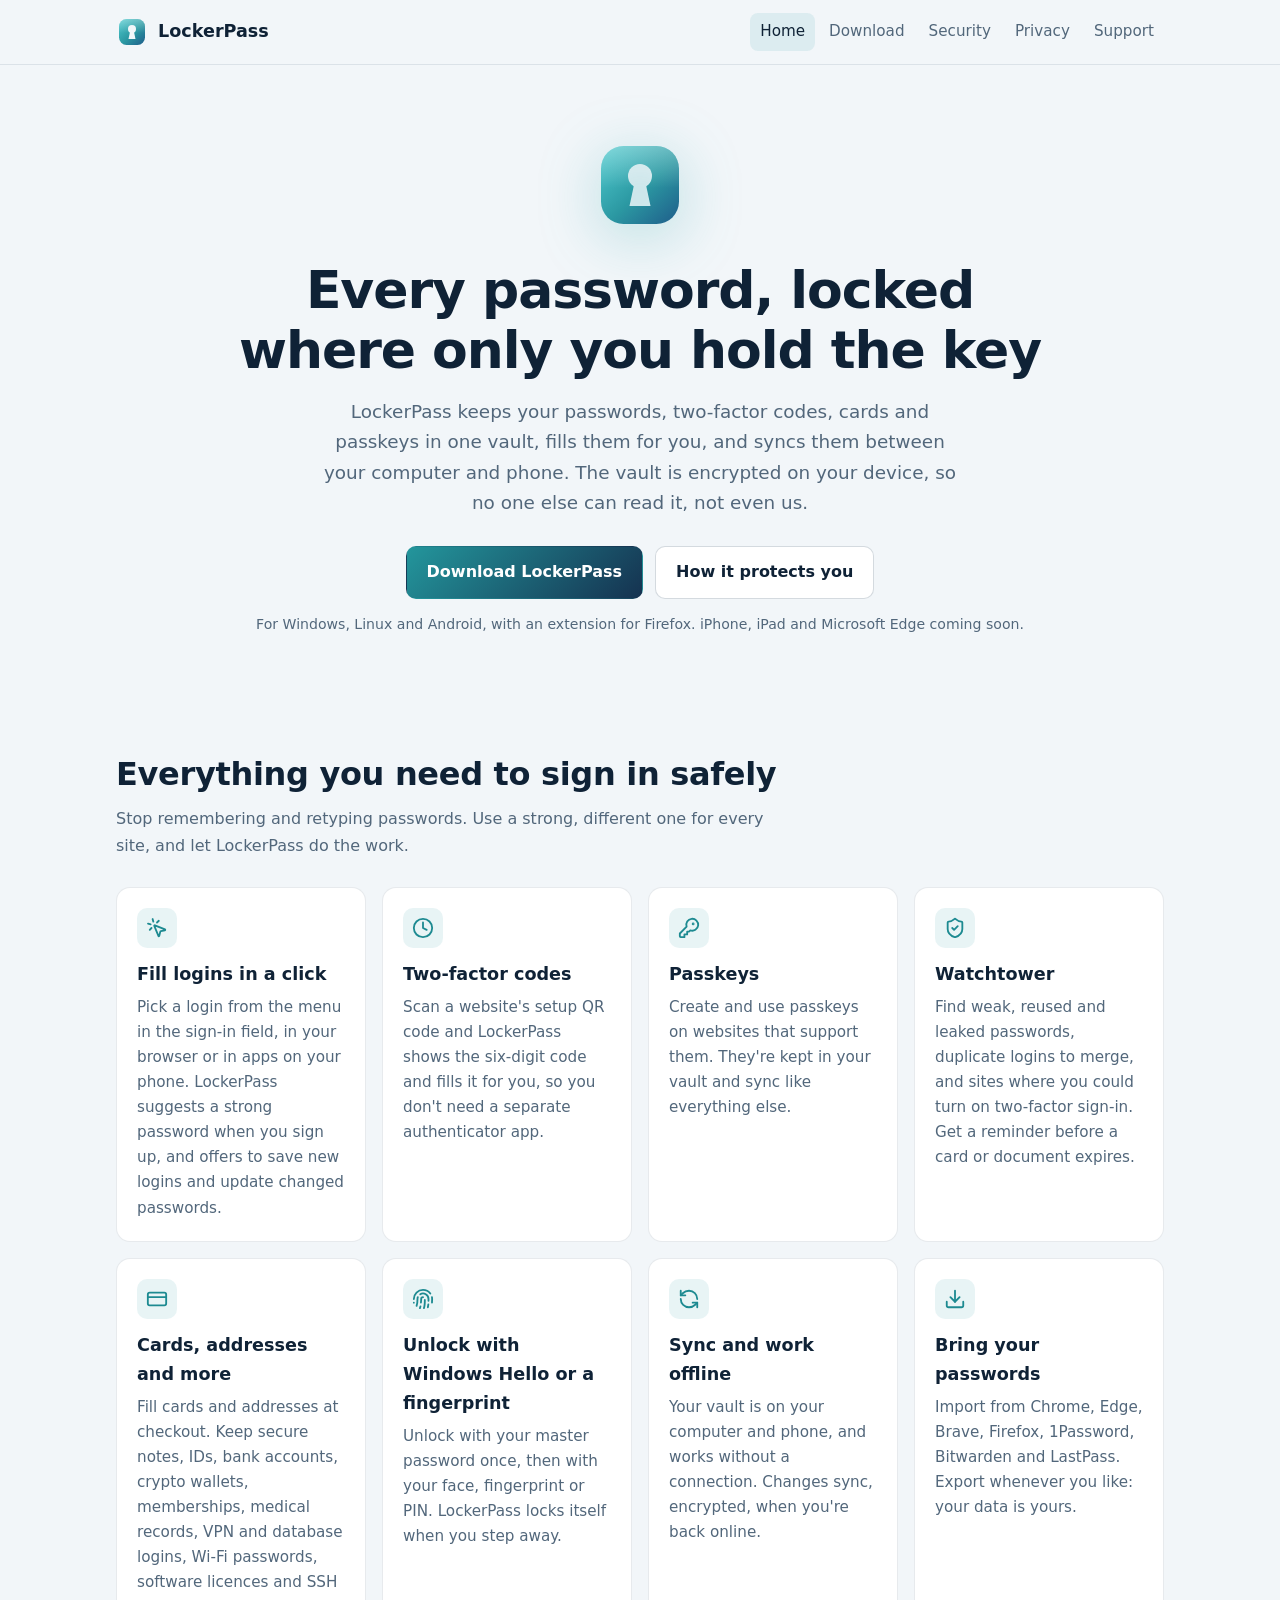
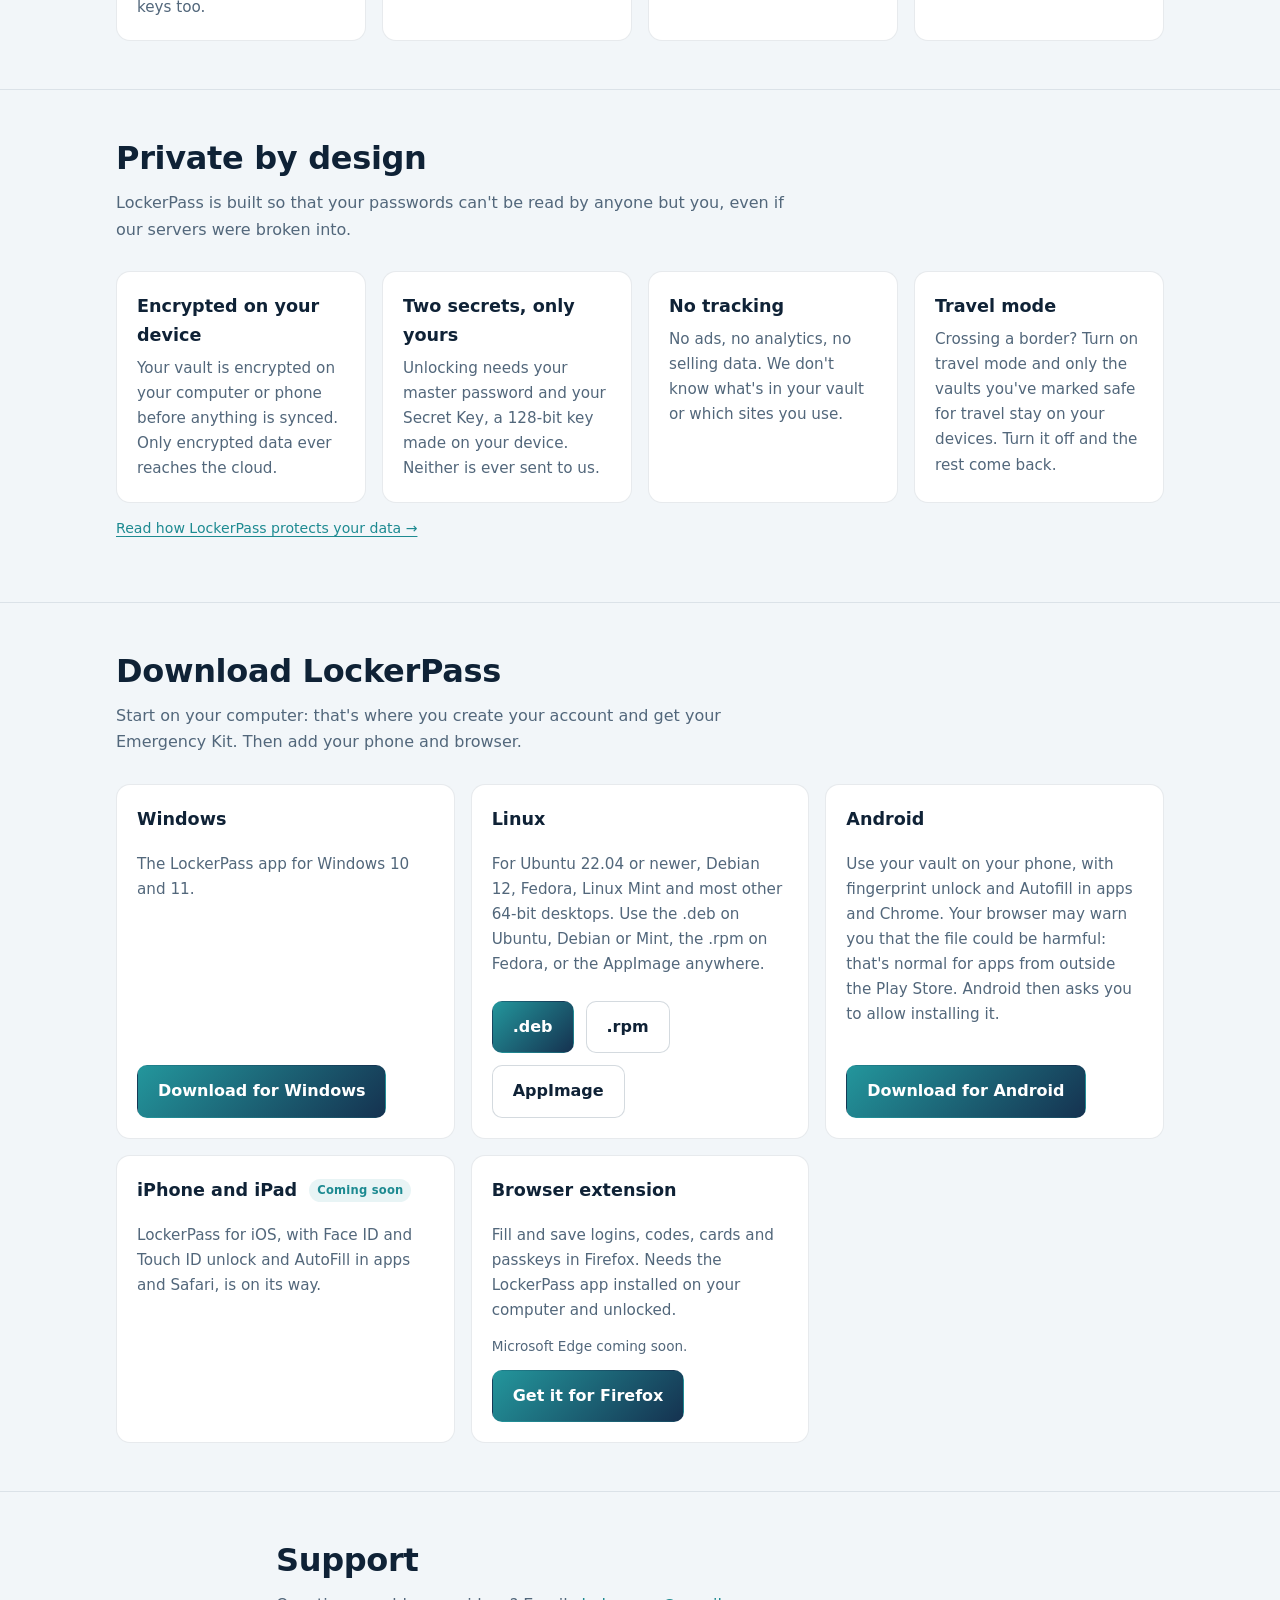
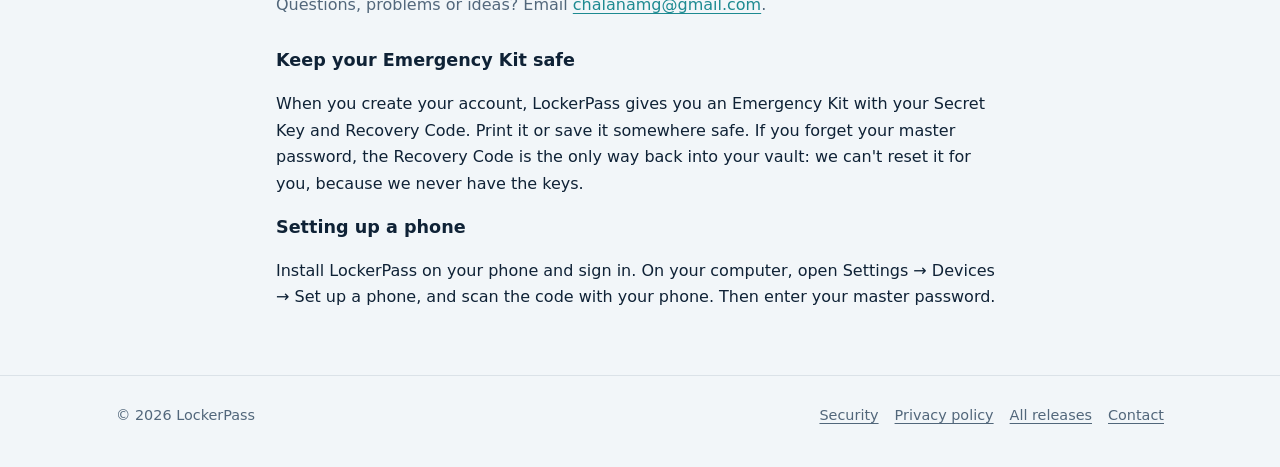
<file: docs/index.html>
<!doctype html>
<html lang="en">
<head>
  <meta charset="utf-8">
  <meta name="viewport" content="width=device-width, initial-scale=1">
  <title>LockerPass: password manager with end-to-end encryption</title>
  <meta name="description" content="LockerPass is a password manager for Windows, Linux and Android. Your vault is encrypted on your device with your master password and Secret Key, so no one else can read it.">
  <!-- Google Search Console: paste the verification tag Google gives you on the next line. -->

  <link rel="canonical" href="https://chalana.github.io/LockerPass-Releases/">
  <link rel="icon" href="favicon.png" type="image/png">
  <link rel="apple-touch-icon" href="icon-512.png">
  <meta property="og:type" content="website">
  <meta property="og:title" content="LockerPass password manager">
  <meta property="og:description" content="Passwords, two-factor codes, cards and passkeys, encrypted on your device. For Windows, Linux and Android, with an extension for Firefox; iOS and Microsoft Edge coming soon.">
  <meta property="og:url" content="https://chalana.github.io/LockerPass-Releases/">
  <meta property="og:image" content="https://chalana.github.io/LockerPass-Releases/icon-512.png">
  <link rel="stylesheet" href="style.css">
  <script type="application/ld+json">
  {
    "@context": "https://schema.org",
    "@type": "SoftwareApplication",
    "name": "LockerPass",
    "applicationCategory": "SecurityApplication",
    "operatingSystem": "Windows, Linux, Android",
    "description": "A password manager with end-to-end encryption: your vault is encrypted on your device with your master password and Secret Key.",
    "url": "https://chalana.github.io/LockerPass-Releases/",
    "image": "https://chalana.github.io/LockerPass-Releases/icon-512.png"
  }
  </script>
</head>
<body>
  <header class="site-header">
    <div class="wrap">
      <a class="brand" href="./"><img src="logo.svg" alt="" width="32" height="32">LockerPass</a>
      <nav class="site-nav" aria-label="Main">
        <a href="./" aria-current="page">Home</a>
        <a href="#download">Download</a>
        <a href="security.html">Security</a>
        <a href="privacy.html">Privacy</a>
        <a href="#support">Support</a>
      </nav>
    </div>
  </header>

  <main>
    <div class="hero">
      <div class="wrap">
        <img class="logo" src="logo.svg" alt="LockerPass logo" width="96" height="96">
        <h1>Every password, locked<br>where only you hold the key</h1>
        <p class="lead">LockerPass keeps your passwords, two-factor codes, cards and passkeys in one vault, fills them for you, and syncs them between your computer and phone. The vault is encrypted on your device, so no one else can read it, not even us.</p>
        <div class="actions">
          <a class="btn btn-primary" href="#download">Download LockerPass</a>
          <a class="btn" href="security.html">How it protects you</a>
        </div>
        <p class="note">For Windows, Linux and Android, with an extension for Firefox. iPhone, iPad and Microsoft Edge coming soon.</p>
      </div>
    </div>

    <section id="features">
      <div class="wrap">
        <h2>Everything you need to sign in safely</h2>
        <p class="section-lead">Stop remembering and retyping passwords. Use a strong, different one for every site, and let LockerPass do the work.</p>
        <div class="grid">
          <div class="card">
            <div class="icon"><svg viewBox="0 0 24 24" fill="none" stroke="currentColor" stroke-width="2" stroke-linecap="round" stroke-linejoin="round" aria-hidden="true"><path d="M14 4.1 12 6"/><path d="m5.1 8-2.9-.8"/><path d="m6 12-1.9 2"/><path d="M7.2 2.2 8 5.1"/><path d="M9.037 9.69a.498.498 0 0 1 .653-.653l11 4.5a.5.5 0 0 1-.074.949l-4.349 1.041a1 1 0 0 0-.74.739l-1.04 4.35a.5.5 0 0 1-.95.074z"/></svg></div>
            <h3>Fill logins in a click</h3>
            <p>Pick a login from the menu in the sign-in field, in your browser or in apps on your phone. LockerPass suggests a strong password when you sign up, and offers to save new logins and update changed passwords.</p>
          </div>
          <div class="card">
            <div class="icon"><svg viewBox="0 0 24 24" fill="none" stroke="currentColor" stroke-width="2" stroke-linecap="round" stroke-linejoin="round" aria-hidden="true"><circle cx="12" cy="12" r="10"/><polyline points="12 6 12 12 16 14"/></svg></div>
            <h3>Two-factor codes</h3>
            <p>Scan a website's setup QR code and LockerPass shows the six-digit code and fills it for you, so you don't need a separate authenticator app.</p>
          </div>
          <div class="card">
            <div class="icon"><svg viewBox="0 0 24 24" fill="none" stroke="currentColor" stroke-width="2" stroke-linecap="round" stroke-linejoin="round" aria-hidden="true"><path d="M2 18v3c0 .6.4 1 1 1h4v-3h3v-3h2l1.4-1.4a6.5 6.5 0 1 0-4-4Z"/><circle cx="16.5" cy="7.5" r=".5" fill="currentColor"/></svg></div>
            <h3>Passkeys</h3>
            <p>Create and use passkeys on websites that support them. They're kept in your vault and sync like everything else.</p>
          </div>
          <div class="card">
            <div class="icon"><svg viewBox="0 0 24 24" fill="none" stroke="currentColor" stroke-width="2" stroke-linecap="round" stroke-linejoin="round" aria-hidden="true"><path d="M20 13c0 5-3.5 7.5-7.66 8.95a1 1 0 0 1-.67-.01C7.5 20.5 4 18 4 13V6a1 1 0 0 1 1-1c2 0 4.5-1.2 6.24-2.72a1.17 1.17 0 0 1 1.52 0C14.51 3.81 17 5 19 5a1 1 0 0 1 1 1z"/><path d="m9 12 2 2 4-4"/></svg></div>
            <h3>Watchtower</h3>
            <p>Find weak, reused and leaked passwords, duplicate logins to merge, and sites where you could turn on two-factor sign-in. Get a reminder before a card or document expires.</p>
          </div>
          <div class="card">
            <div class="icon"><svg viewBox="0 0 24 24" fill="none" stroke="currentColor" stroke-width="2" stroke-linecap="round" stroke-linejoin="round" aria-hidden="true"><rect width="20" height="14" x="2" y="5" rx="2"/><line x1="2" x2="22" y1="10" y2="10"/></svg></div>
            <h3>Cards, addresses and more</h3>
            <p>Fill cards and addresses at checkout. Keep secure notes, IDs, bank accounts, crypto wallets, memberships, medical records, VPN and database logins, Wi-Fi passwords, software licences and SSH keys too.</p>
          </div>
          <div class="card">
            <div class="icon"><svg viewBox="0 0 24 24" fill="none" stroke="currentColor" stroke-width="2" stroke-linecap="round" stroke-linejoin="round" aria-hidden="true"><path d="M2 12C2 6.5 6.5 2 12 2a10 10 0 0 1 8 4"/><path d="M5 19.5C5.5 18 6 15 6 12a6 6 0 0 1 .34-2"/><path d="M17.29 21.02c.12-.6.43-2.3.5-3.02"/><path d="M12 10a2 2 0 0 0-2 2c0 1.02-.1 2.51-.26 4"/><path d="M8.65 22c.21-.66.45-1.32.57-2"/><path d="M14 13.12c0 2.38 0 6.38-1 8.88"/><path d="M2 16h.01"/><path d="M21.8 16c.2-2 .131-5.354 0-6"/><path d="M9 6.8a6 6 0 0 1 9 5.2c0 .47 0 1.17-.02 2"/></svg></div>
            <h3>Unlock with Windows Hello or a fingerprint</h3>
            <p>Unlock with your master password once, then with your face, fingerprint or PIN. LockerPass locks itself when you step away.</p>
          </div>
          <div class="card">
            <div class="icon"><svg viewBox="0 0 24 24" fill="none" stroke="currentColor" stroke-width="2" stroke-linecap="round" stroke-linejoin="round" aria-hidden="true"><path d="M21 12a9 9 0 0 0-9-9 9.75 9.75 0 0 0-6.74 2.74L3 8"/><path d="M3 3v5h5"/><path d="M3 12a9 9 0 0 0 9 9 9.75 9.75 0 0 0 6.74-2.74L21 16"/><path d="M16 16h5v5"/></svg></div>
            <h3>Sync and work offline</h3>
            <p>Your vault is on your computer and phone, and works without a connection. Changes sync, encrypted, when you're back online.</p>
          </div>
          <div class="card">
            <div class="icon"><svg viewBox="0 0 24 24" fill="none" stroke="currentColor" stroke-width="2" stroke-linecap="round" stroke-linejoin="round" aria-hidden="true"><path d="M21 15v4a2 2 0 0 1-2 2H5a2 2 0 0 1-2-2v-4"/><polyline points="7 10 12 15 17 10"/><line x1="12" x2="12" y1="15" y2="3"/></svg></div>
            <h3>Bring your passwords</h3>
            <p>Import from Chrome, Edge, Brave, Firefox, 1Password, Bitwarden and LastPass. Export whenever you like: your data is yours.</p>
          </div>
        </div>
      </div>
    </section>

    <section id="security">
      <div class="wrap">
        <h2>Private by design</h2>
        <p class="section-lead">LockerPass is built so that your passwords can't be read by anyone but you, even if our servers were broken into.</p>
        <div class="grid">
          <div class="card">
            <h3>Encrypted on your device</h3>
            <p>Your vault is encrypted on your computer or phone before anything is synced. Only encrypted data ever reaches the cloud.</p>
          </div>
          <div class="card">
            <h3>Two secrets, only yours</h3>
            <p>Unlocking needs your master password and your Secret Key, a 128-bit key made on your device. Neither is ever sent to us.</p>
          </div>
          <div class="card">
            <h3>No tracking</h3>
            <p>No ads, no analytics, no selling data. We don't know what's in your vault or which sites you use.</p>
          </div>
          <div class="card">
            <h3>Travel mode</h3>
            <p>Crossing a border? Turn on travel mode and only the vaults you've marked safe for travel stay on your devices. Turn it off and the rest come back.</p>
          </div>
        </div>
        <p class="note" style="text-align:left"><a href="security.html">Read how LockerPass protects your data →</a></p>
      </div>
    </section>

    <section id="download">
      <div class="wrap">
        <h2>Download LockerPass</h2>
        <p class="section-lead">Start on your computer: that's where you create your account and get your Emergency Kit. Then add your phone and browser.</p>
        <div class="grid downloads">
          <div class="card platform">
            <h3>Windows</h3>
            <p>The LockerPass app for Windows 10 and 11.</p>
            <span class="status" data-version="windows"></span>
            <a class="btn btn-primary" id="download-windows" href="https://github.com/Chalana/LockerPass-Releases/releases/latest">Download for Windows</a>
          </div>
          <div class="card platform">
            <h3>Linux</h3>
            <p>For Ubuntu 22.04 or newer, Debian 12, Fedora, Linux Mint and most other 64-bit desktops. Use the .deb on Ubuntu, Debian or Mint, the .rpm on Fedora, or the AppImage anywhere.</p>
            <span class="status" data-version="linux"></span>
            <div class="actions" style="justify-content:flex-start;margin-top:auto">
              <a class="btn btn-primary" id="download-deb" href="https://github.com/Chalana/LockerPass-Releases/releases/latest">.deb</a>
              <a class="btn" id="download-rpm" href="https://github.com/Chalana/LockerPass-Releases/releases/latest">.rpm</a>
              <a class="btn" id="download-appimage" href="https://github.com/Chalana/LockerPass-Releases/releases/latest">AppImage</a>
            </div>
          </div>
          <div class="card platform">
            <h3>Android</h3>
            <p>Use your vault on your phone, with fingerprint unlock and Autofill in apps and Chrome. Your browser may warn you that the file could be harmful: that's normal for apps from outside the Play Store. Android then asks you to allow installing it.</p>
            <span class="status" data-version="android"></span>
            <a class="btn btn-primary" id="download-android" href="https://github.com/Chalana/LockerPass-Releases/releases">Download for Android</a>
          </div>
          <div class="card platform">
            <h3>iPhone and iPad <span class="soon">Coming soon</span></h3>
            <p>LockerPass for iOS, with Face ID and Touch ID unlock and AutoFill in apps and Safari, is on its way.</p>
          </div>
          <div class="card platform">
            <h3>Browser extension</h3>
            <p>Fill and save logins, codes, cards and passkeys in Firefox. Needs the LockerPass app installed on your computer and unlocked.</p>
            <span class="status">Microsoft Edge coming soon.</span>
            <a class="btn btn-primary" href="https://addons.mozilla.org/firefox/addon/lockerpass/">Get it for Firefox</a>
            <!-- When Edge Add-ons approves it, change the status line to "For Firefox and Microsoft Edge." and add:
            <a class="btn" href="EDGE_LISTING_URL">Get it for Edge</a> -->
          </div>
        </div>
      </div>
    </section>

    <section id="support">
      <div class="wrap narrow">
        <h2>Support</h2>
        <p class="section-lead">Questions, problems or ideas? Email <a href="mailto:chalanamg@gmail.com">chalanamg@gmail.com</a>.</p>
        <h3>Keep your Emergency Kit safe</h3>
        <p>When you create your account, LockerPass gives you an Emergency Kit with your Secret Key and Recovery Code. Print it or save it somewhere safe. If you forget your master password, the Recovery Code is the only way back into your vault: we can't reset it for you, because we never have the keys.</p>
        <h3>Setting up a phone</h3>
        <p>Install LockerPass on your phone and sign in. On your computer, open Settings → Devices → Set up a phone, and scan the code with your phone. Then enter your master password.</p>
      </div>
    </section>
  </main>

  <footer class="site-footer">
    <div class="wrap">
      <span>© 2026 LockerPass</span>
      <nav aria-label="Footer">
        <a href="security.html">Security</a>
        <a href="privacy.html">Privacy policy</a>
        <a href="https://github.com/Chalana/LockerPass-Releases/releases">All releases</a>
        <a href="mailto:chalanamg@gmail.com">Contact</a>
      </nav>
    </div>
  </footer>

  <script>
    // Point the download buttons straight at the newest files. If GitHub can't be reached, they
    // keep linking to the releases pages.
    (async () => {
      const show = (platform, version) => {
        const el = document.querySelector(`[data-version="${platform}"]`);
        if (el) el.textContent = `Version ${version}`;
      };
      try {
        const res = await fetch("https://api.github.com/repos/Chalana/LockerPass-Releases/releases/latest");
        if (res.ok) {
          const release = await res.json();
          const version = release.tag_name.replace(/^v/, "");
          const link = (id, ending) => {
            const asset = release.assets.find((a) => a.name.endsWith(ending));
            if (asset) document.getElementById(id).href = asset.browser_download_url;
            return Boolean(asset);
          };
          if (link("download-windows", "-setup.exe")) show("windows", version);
          const linux = [link("download-deb", ".deb"), link("download-rpm", ".rpm"), link("download-appimage", ".AppImage")];
          if (linux.some(Boolean)) show("linux", version);
        }
      } catch {}
      try {
        const res = await fetch("https://raw.githubusercontent.com/Chalana/LockerPass-Releases/main/android.json");
        if (res.ok) {
          const android = await res.json();
          if (android.url) {
            document.getElementById("download-android").href = android.url;
            show("android", android.version);
          }
        }
      } catch {}
    })();
  </script>
</body>
</html>
</file>
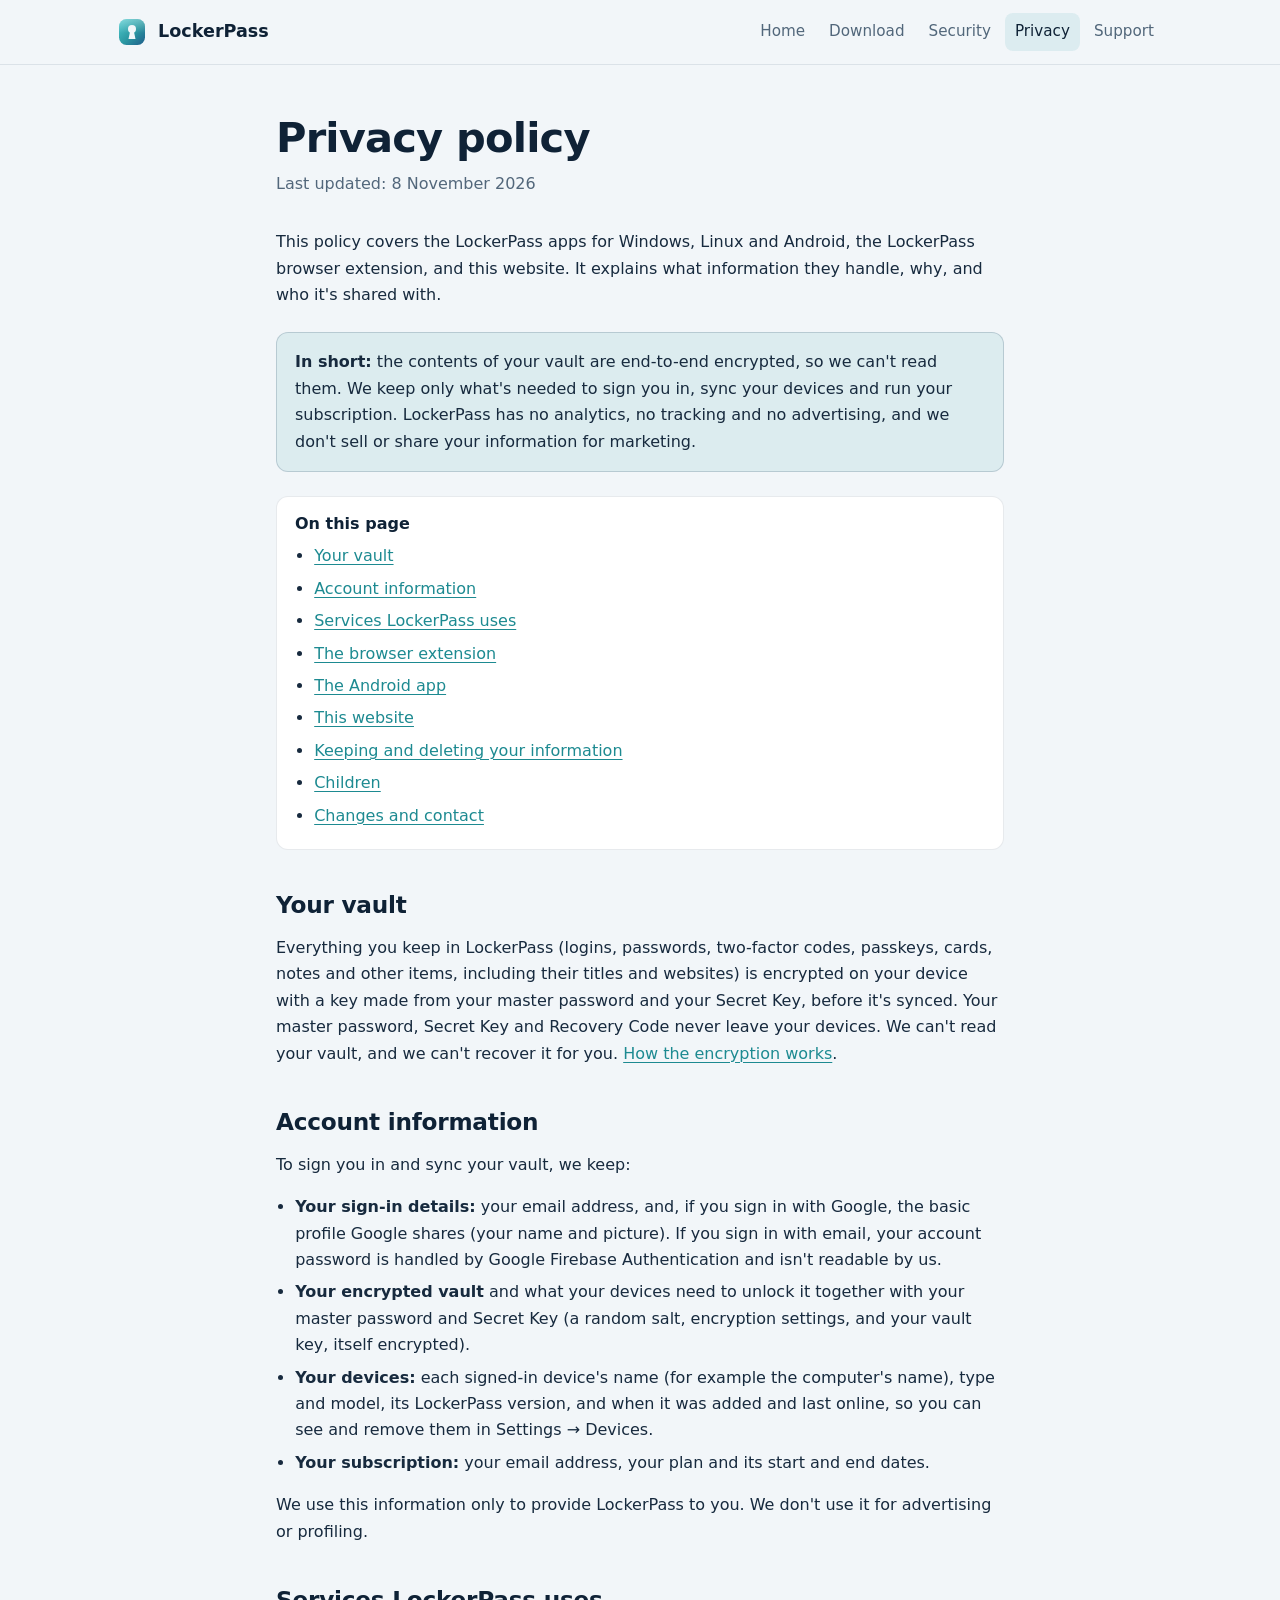
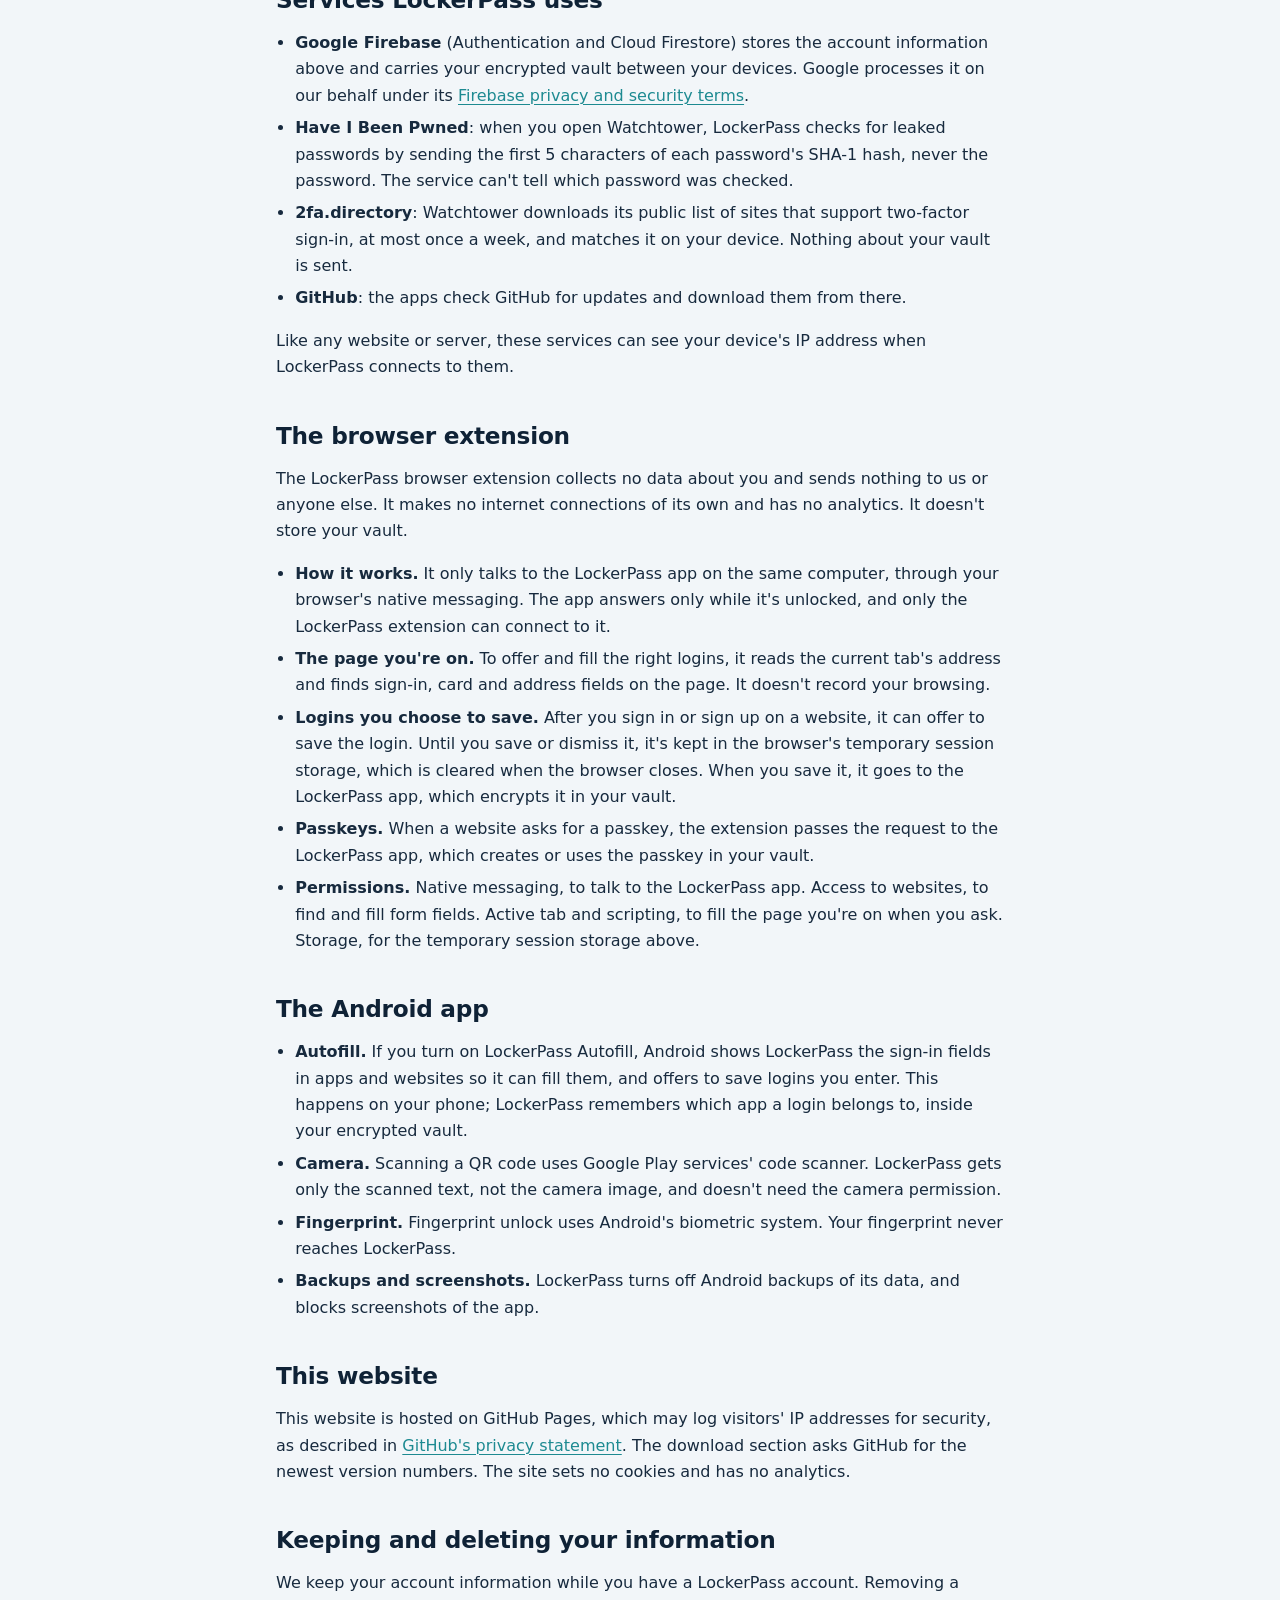
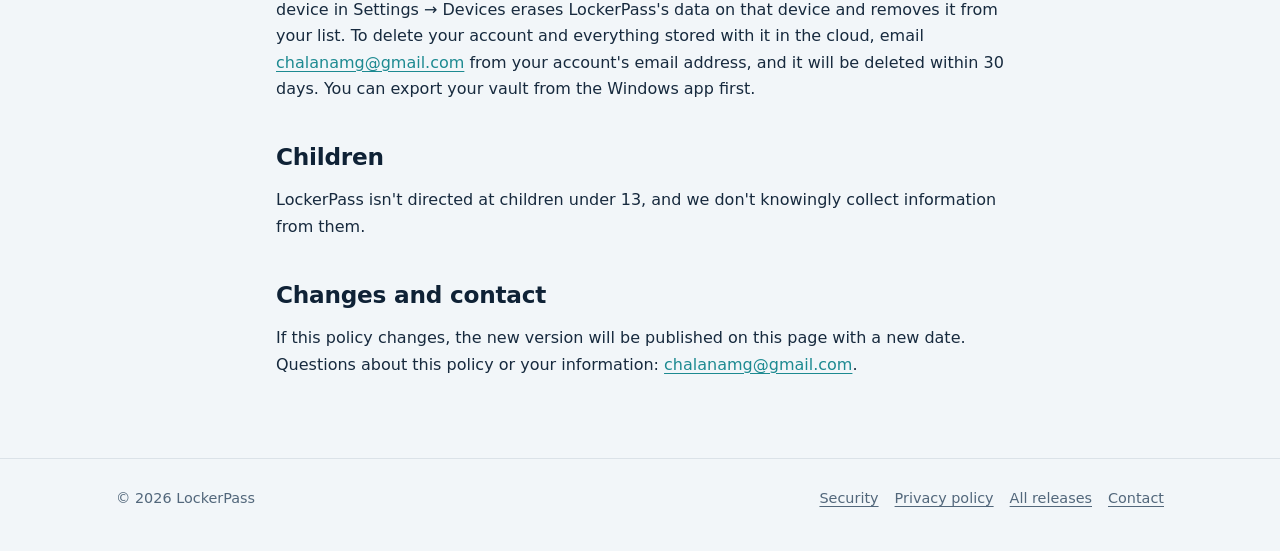
<file: docs/privacy.html>
<!doctype html>
<html lang="en">
<head>
  <meta charset="utf-8">
  <meta name="viewport" content="width=device-width, initial-scale=1">
  <title>Privacy policy: LockerPass</title>
  <meta name="description" content="What information LockerPass handles, why, and who it's shared with. Your vault is end-to-end encrypted and LockerPass has no analytics, tracking or ads.">
  <link rel="canonical" href="https://chalana.github.io/LockerPass-Releases/privacy.html">
  <link rel="icon" href="favicon.png" type="image/png">
  <link rel="stylesheet" href="style.css">
</head>
<body>
  <header class="site-header">
    <div class="wrap">
      <a class="brand" href="./"><img src="logo.svg" alt="" width="32" height="32">LockerPass</a>
      <nav class="site-nav" aria-label="Main">
        <a href="./">Home</a>
        <a href="./#download">Download</a>
        <a href="security.html">Security</a>
        <a href="privacy.html" aria-current="page">Privacy</a>
        <a href="./#support">Support</a>
      </nav>
    </div>
  </header>

  <main class="page">
    <div class="wrap narrow">
      <h1>Privacy policy</h1>
      <p class="updated">Last updated: 8 November 2026</p>

      <p>This policy covers the LockerPass apps for Windows, Linux and Android, the LockerPass browser extension, and this website. It explains what information they handle, why, and who it's shared with.</p>

      <div class="callout">
        <p><strong>In short:</strong> the contents of your vault are end-to-end encrypted, so we can't read them. We keep only what's needed to sign you in, sync your devices and run your subscription. LockerPass has no analytics, no tracking and no advertising, and we don't sell or share your information for marketing.</p>
      </div>

      <nav class="toc" aria-label="On this page">
        <strong>On this page</strong>
        <ul>
          <li><a href="#vault">Your vault</a></li>
          <li><a href="#account">Account information</a></li>
          <li><a href="#services">Services LockerPass uses</a></li>
          <li><a href="#extension">The browser extension</a></li>
          <li><a href="#android">The Android app</a></li>
          <li><a href="#website">This website</a></li>
          <li><a href="#deletion">Keeping and deleting your information</a></li>
          <li><a href="#children">Children</a></li>
          <li><a href="#changes">Changes and contact</a></li>
        </ul>
      </nav>

      <h2 id="vault">Your vault</h2>
      <p>Everything you keep in LockerPass (logins, passwords, two-factor codes, passkeys, cards, notes and other items, including their titles and websites) is encrypted on your device with a key made from your master password and your Secret Key, before it's synced. Your master password, Secret Key and Recovery Code never leave your devices. We can't read your vault, and we can't recover it for you. <a href="security.html">How the encryption works</a>.</p>

      <h2 id="account">Account information</h2>
      <p>To sign you in and sync your vault, we keep:</p>
      <ul>
        <li><strong>Your sign-in details:</strong> your email address, and, if you sign in with Google, the basic profile Google shares (your name and picture). If you sign in with email, your account password is handled by Google Firebase Authentication and isn't readable by us.</li>
        <li><strong>Your encrypted vault</strong> and what your devices need to unlock it together with your master password and Secret Key (a random salt, encryption settings, and your vault key, itself encrypted).</li>
        <li><strong>Your devices:</strong> each signed-in device's name (for example the computer's name), type and model, its LockerPass version, and when it was added and last online, so you can see and remove them in Settings → Devices.</li>
        <li><strong>Your subscription:</strong> your email address, your plan and its start and end dates.</li>
      </ul>
      <p>We use this information only to provide LockerPass to you. We don't use it for advertising or profiling.</p>

      <h2 id="services">Services LockerPass uses</h2>
      <ul>
        <li><strong>Google Firebase</strong> (Authentication and Cloud Firestore) stores the account information above and carries your encrypted vault between your devices. Google processes it on our behalf under its <a href="https://firebase.google.com/support/privacy">Firebase privacy and security terms</a>.</li>
        <li><strong>Have I Been Pwned</strong>: when you open Watchtower, LockerPass checks for leaked passwords by sending the first 5 characters of each password's SHA-1 hash, never the password. The service can't tell which password was checked.</li>
        <li><strong>2fa.directory</strong>: Watchtower downloads its public list of sites that support two-factor sign-in, at most once a week, and matches it on your device. Nothing about your vault is sent.</li>
        <li><strong>GitHub</strong>: the apps check GitHub for updates and download them from there.</li>
      </ul>
      <p>Like any website or server, these services can see your device's IP address when LockerPass connects to them.</p>

      <h2 id="extension">The browser extension</h2>
      <p>The LockerPass browser extension collects no data about you and sends nothing to us or anyone else. It makes no internet connections of its own and has no analytics. It doesn't store your vault.</p>
      <ul>
        <li><strong>How it works.</strong> It only talks to the LockerPass app on the same computer, through your browser's native messaging. The app answers only while it's unlocked, and only the LockerPass extension can connect to it.</li>
        <li><strong>The page you're on.</strong> To offer and fill the right logins, it reads the current tab's address and finds sign-in, card and address fields on the page. It doesn't record your browsing.</li>
        <li><strong>Logins you choose to save.</strong> After you sign in or sign up on a website, it can offer to save the login. Until you save or dismiss it, it's kept in the browser's temporary session storage, which is cleared when the browser closes. When you save it, it goes to the LockerPass app, which encrypts it in your vault.</li>
        <li><strong>Passkeys.</strong> When a website asks for a passkey, the extension passes the request to the LockerPass app, which creates or uses the passkey in your vault.</li>
        <li><strong>Permissions.</strong> Native messaging, to talk to the LockerPass app. Access to websites, to find and fill form fields. Active tab and scripting, to fill the page you're on when you ask. Storage, for the temporary session storage above.</li>
      </ul>

      <h2 id="android">The Android app</h2>
      <ul>
        <li><strong>Autofill.</strong> If you turn on LockerPass Autofill, Android shows LockerPass the sign-in fields in apps and websites so it can fill them, and offers to save logins you enter. This happens on your phone; LockerPass remembers which app a login belongs to, inside your encrypted vault.</li>
        <li><strong>Camera.</strong> Scanning a QR code uses Google Play services' code scanner. LockerPass gets only the scanned text, not the camera image, and doesn't need the camera permission.</li>
        <li><strong>Fingerprint.</strong> Fingerprint unlock uses Android's biometric system. Your fingerprint never reaches LockerPass.</li>
        <li><strong>Backups and screenshots.</strong> LockerPass turns off Android backups of its data, and blocks screenshots of the app.</li>
      </ul>

      <h2 id="website">This website</h2>
      <p>This website is hosted on GitHub Pages, which may log visitors' IP addresses for security, as described in <a href="https://docs.github.com/en/site-policy/privacy-policies/github-general-privacy-statement">GitHub's privacy statement</a>. The download section asks GitHub for the newest version numbers. The site sets no cookies and has no analytics.</p>

      <h2 id="deletion">Keeping and deleting your information</h2>
      <p>We keep your account information while you have a LockerPass account. Removing a device in Settings → Devices erases LockerPass's data on that device and removes it from your list. To delete your account and everything stored with it in the cloud, email <a href="mailto:chalanamg@gmail.com">chalanamg@gmail.com</a> from your account's email address, and it will be deleted within 30 days. You can export your vault from the Windows app first.</p>

      <h2 id="children">Children</h2>
      <p>LockerPass isn't directed at children under 13, and we don't knowingly collect information from them.</p>

      <h2 id="changes">Changes and contact</h2>
      <p>If this policy changes, the new version will be published on this page with a new date. Questions about this policy or your information: <a href="mailto:chalanamg@gmail.com">chalanamg@gmail.com</a>.</p>
    </div>
  </main>

  <footer class="site-footer">
    <div class="wrap">
      <span>© 2026 LockerPass</span>
      <nav aria-label="Footer">
        <a href="security.html">Security</a>
        <a href="privacy.html">Privacy policy</a>
        <a href="https://github.com/Chalana/LockerPass-Releases/releases">All releases</a>
        <a href="mailto:chalanamg@gmail.com">Contact</a>
      </nav>
    </div>
  </footer>
</body>
</html>
</file>
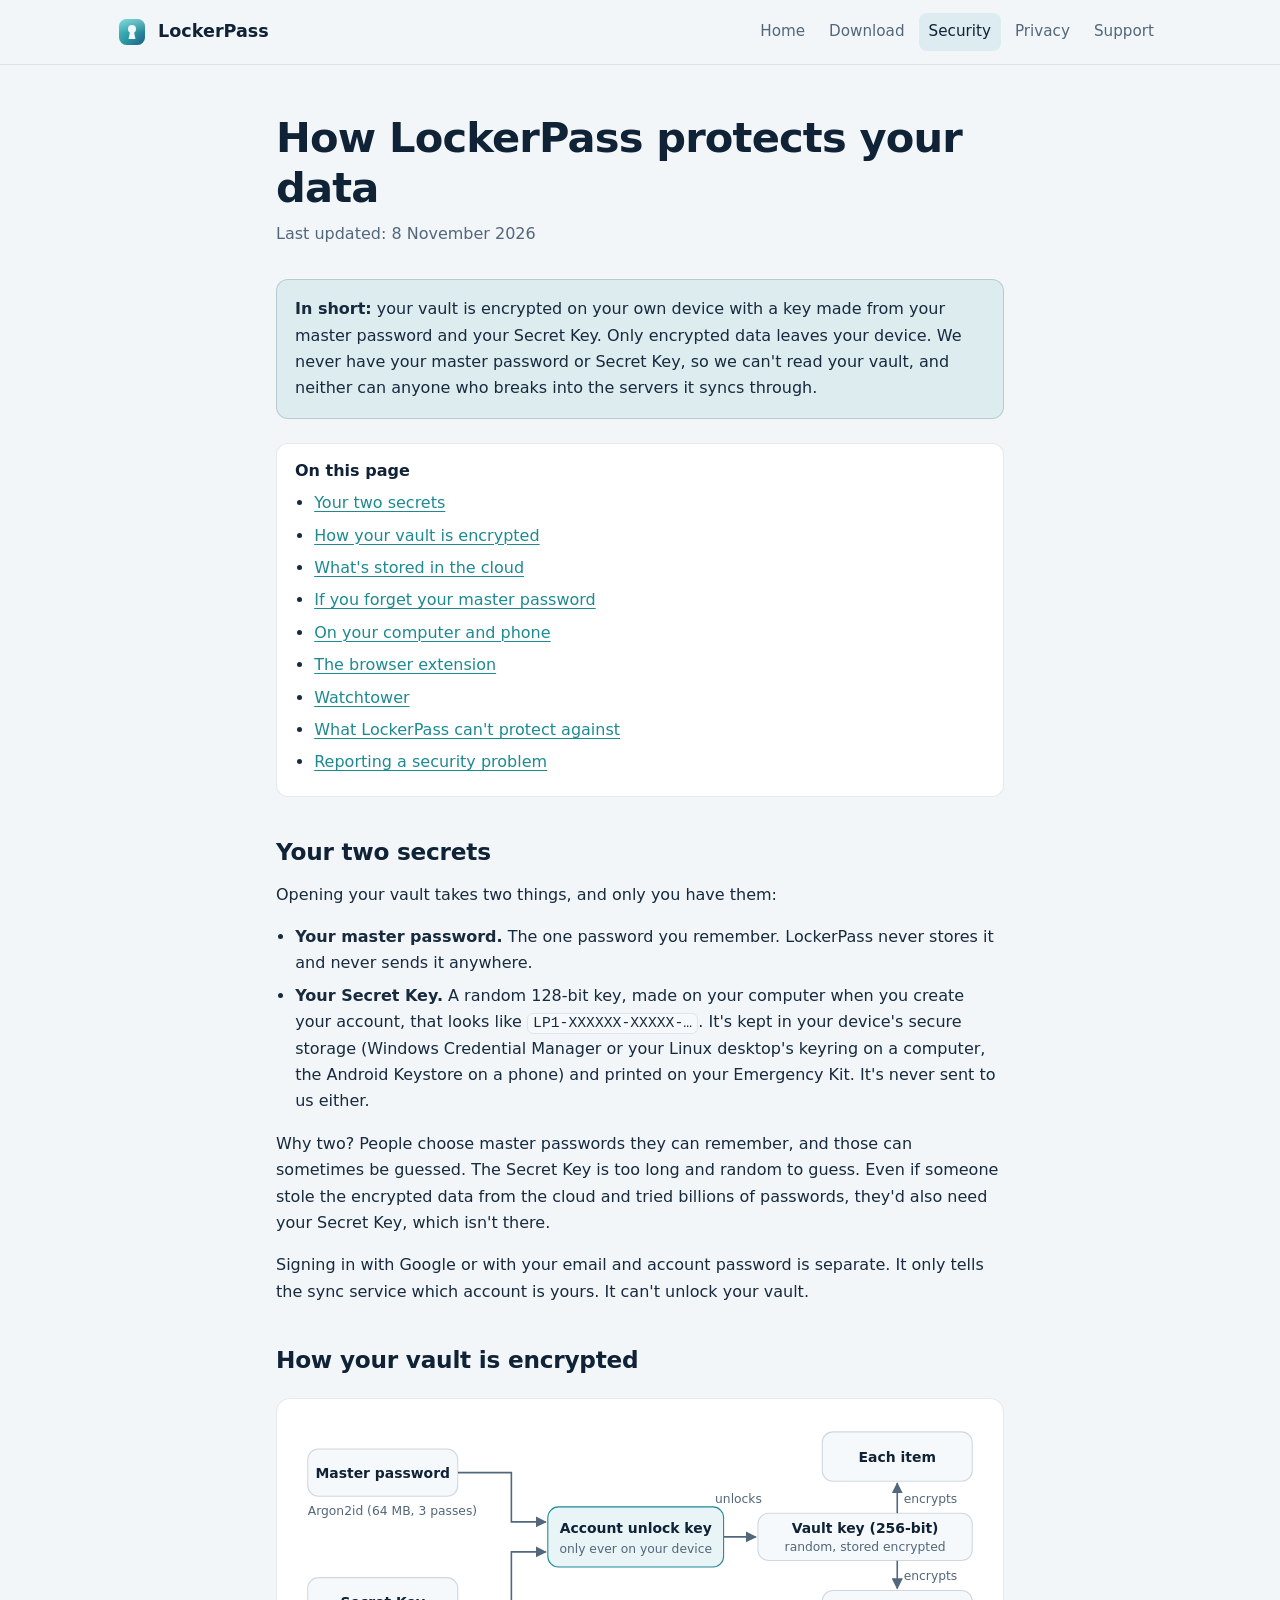
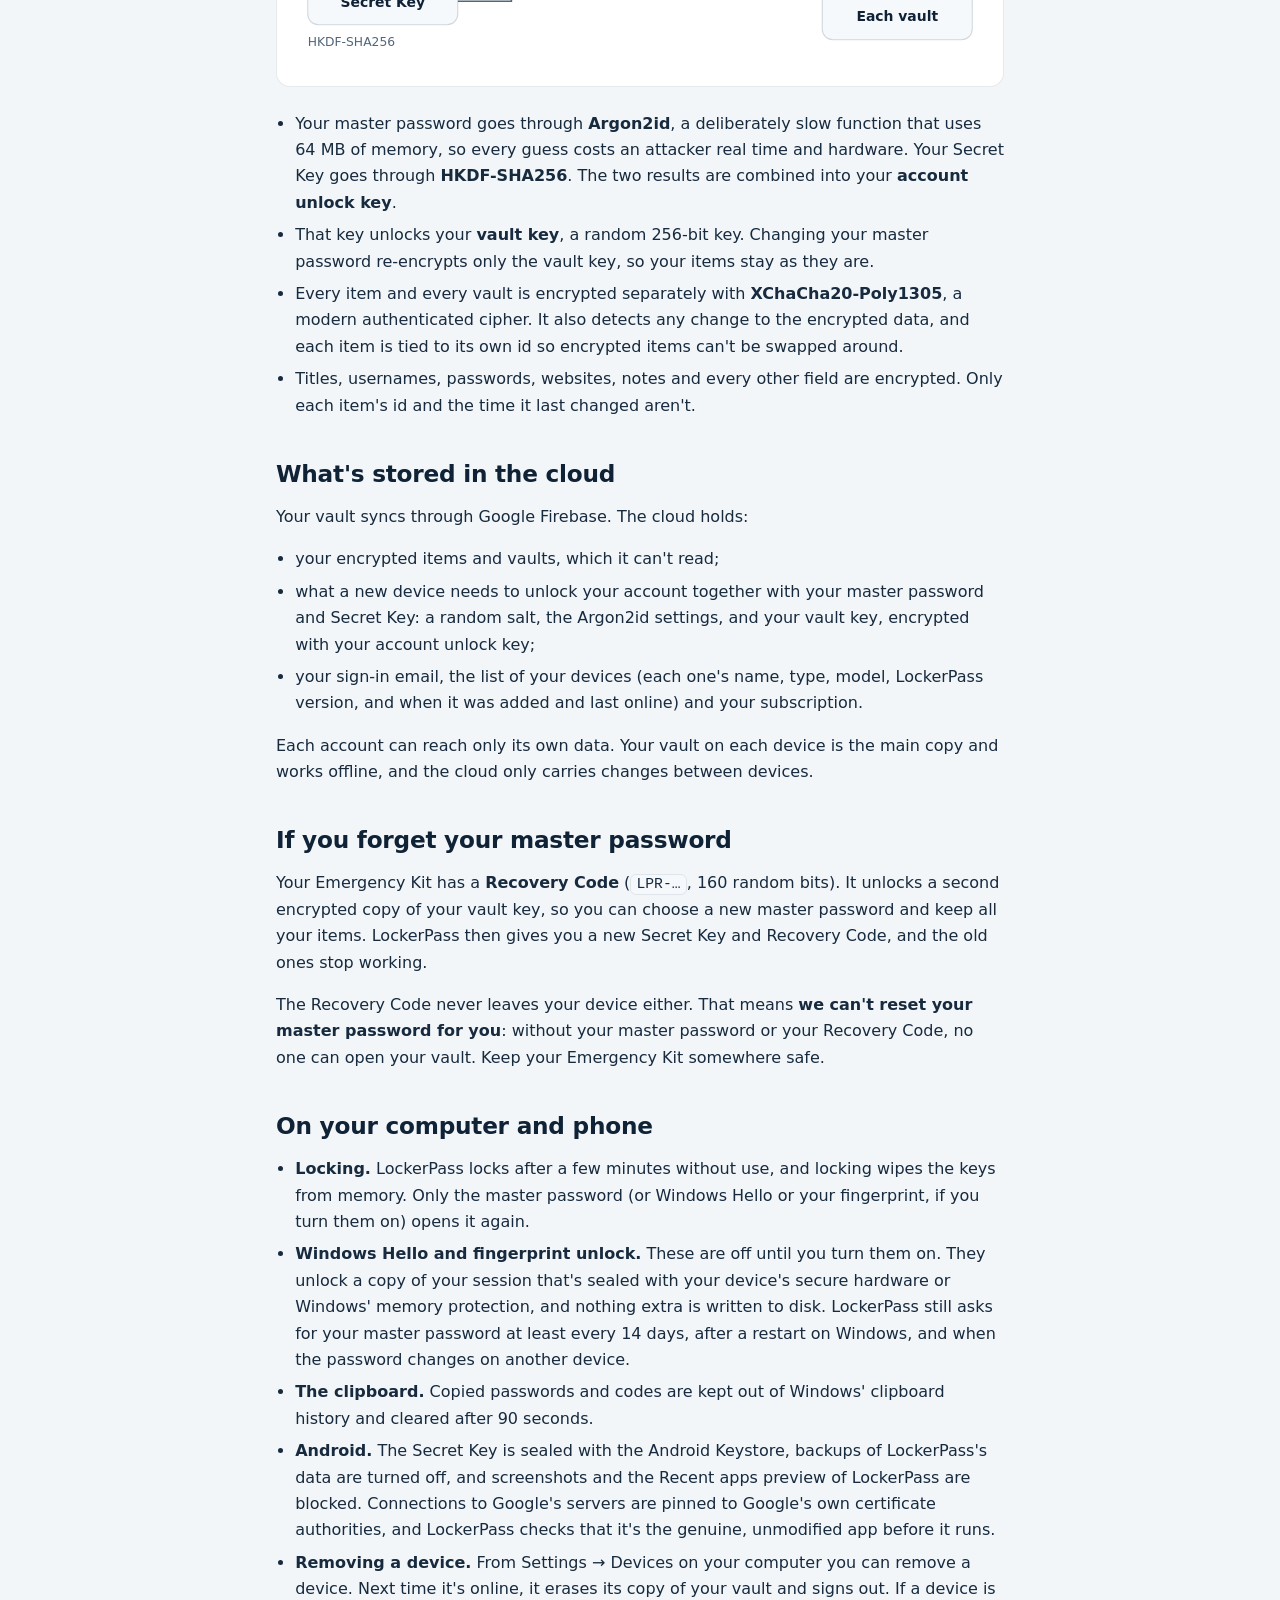
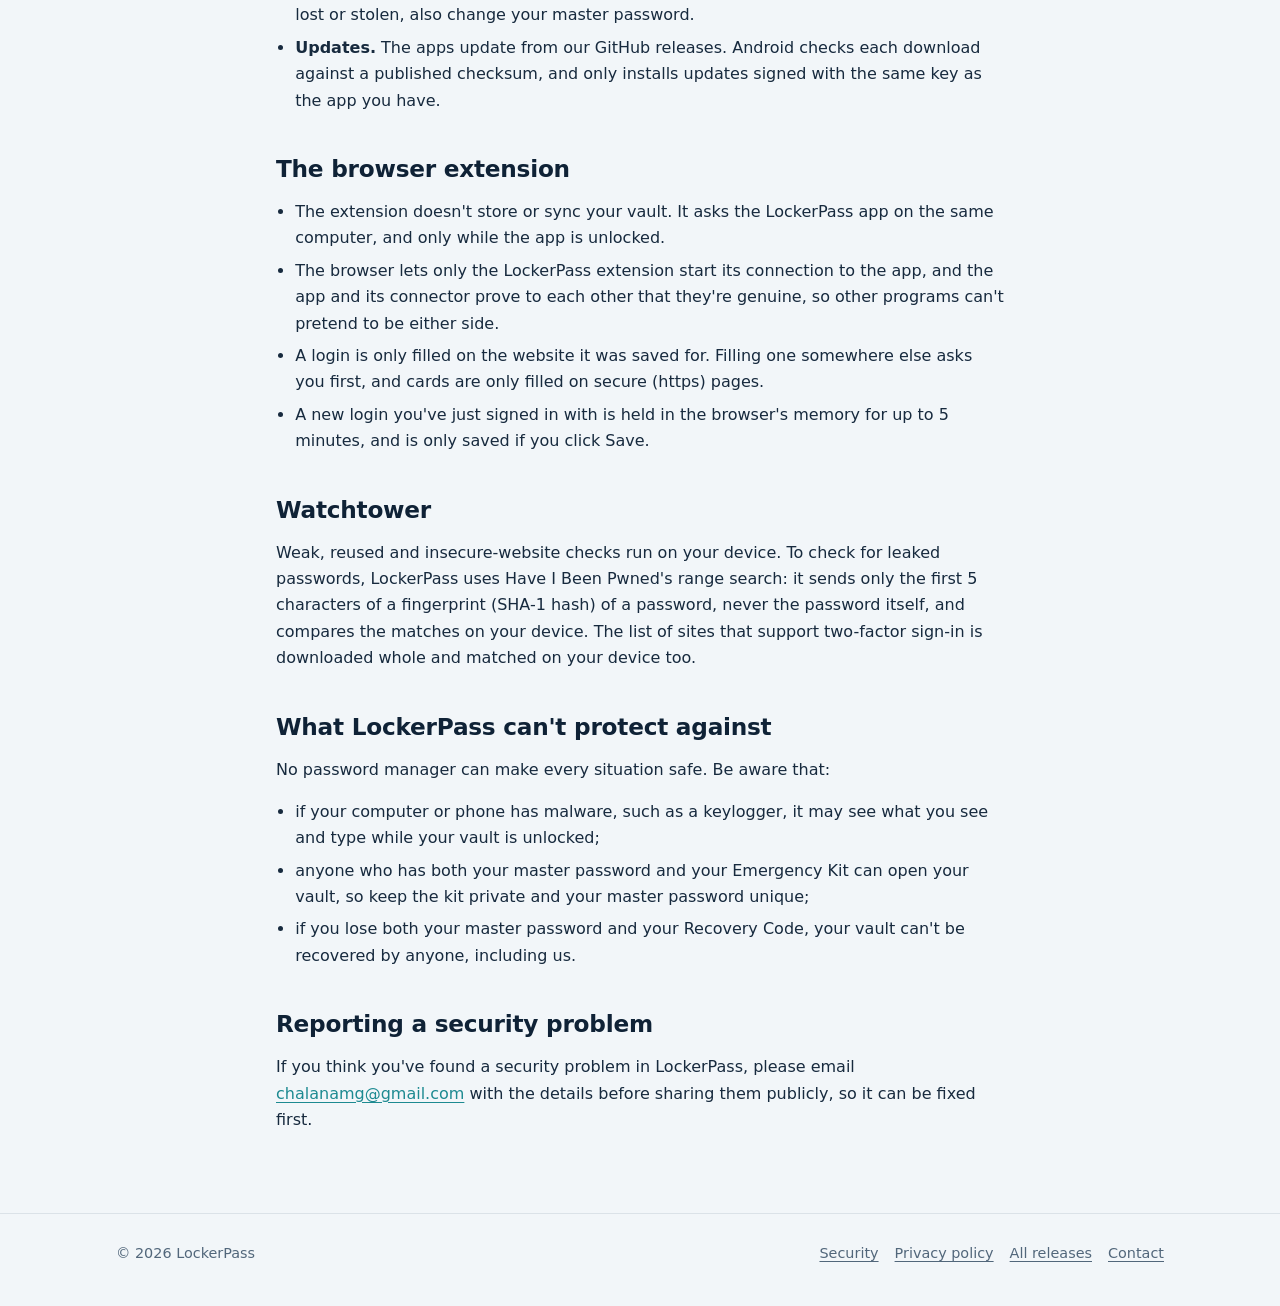
<file: docs/security.html>
<!doctype html>
<html lang="en">
<head>
  <meta charset="utf-8">
  <meta name="viewport" content="width=device-width, initial-scale=1">
  <title>Security: how LockerPass protects your data</title>
  <meta name="description" content="How LockerPass encrypts your vault on your device with your master password and Secret Key, what's stored in the cloud, and how your computer, phone and browser are protected.">
  <link rel="canonical" href="https://chalana.github.io/LockerPass-Releases/security.html">
  <link rel="icon" href="favicon.png" type="image/png">
  <meta property="og:title" content="How LockerPass protects your data">
  <meta property="og:description" content="End-to-end encryption with your master password and Secret Key. No one else can read your vault.">
  <meta property="og:url" content="https://chalana.github.io/LockerPass-Releases/security.html">
  <meta property="og:image" content="https://chalana.github.io/LockerPass-Releases/icon-512.png">
  <link rel="stylesheet" href="style.css">
</head>
<body>
  <header class="site-header">
    <div class="wrap">
      <a class="brand" href="./"><img src="logo.svg" alt="" width="32" height="32">LockerPass</a>
      <nav class="site-nav" aria-label="Main">
        <a href="./">Home</a>
        <a href="./#download">Download</a>
        <a href="security.html" aria-current="page">Security</a>
        <a href="privacy.html">Privacy</a>
        <a href="./#support">Support</a>
      </nav>
    </div>
  </header>

  <main class="page">
    <div class="wrap narrow">
      <h1>How LockerPass protects your data</h1>
      <p class="updated">Last updated: 8 November 2026</p>

      <div class="callout">
        <p><strong>In short:</strong> your vault is encrypted on your own device with a key made from your master password and your Secret Key. Only encrypted data leaves your device. We never have your master password or Secret Key, so we can't read your vault, and neither can anyone who breaks into the servers it syncs through.</p>
      </div>

      <nav class="toc" aria-label="On this page">
        <strong>On this page</strong>
        <ul>
          <li><a href="#two-secrets">Your two secrets</a></li>
          <li><a href="#encryption">How your vault is encrypted</a></li>
          <li><a href="#cloud">What's stored in the cloud</a></li>
          <li><a href="#recovery">If you forget your master password</a></li>
          <li><a href="#devices">On your computer and phone</a></li>
          <li><a href="#extension">The browser extension</a></li>
          <li><a href="#watchtower">Watchtower</a></li>
          <li><a href="#limits">What LockerPass can't protect against</a></li>
          <li><a href="#report">Reporting a security problem</a></li>
        </ul>
      </nav>

      <h2 id="two-secrets">Your two secrets</h2>
      <p>Opening your vault takes two things, and only you have them:</p>
      <ul>
        <li><strong>Your master password.</strong> The one password you remember. LockerPass never stores it and never sends it anywhere.</li>
        <li><strong>Your Secret Key.</strong> A random 128-bit key, made on your computer when you create your account, that looks like <code>LP1-XXXXXX-XXXXX-…</code>. It's kept in your device's secure storage (Windows Credential Manager or your Linux desktop's keyring on a computer, the Android Keystore on a phone) and printed on your Emergency Kit. It's never sent to us either.</li>
      </ul>
      <p>Why two? People choose master passwords they can remember, and those can sometimes be guessed. The Secret Key is too long and random to guess. Even if someone stole the encrypted data from the cloud and tried billions of passwords, they'd also need your Secret Key, which isn't there.</p>
      <p>Signing in with Google or with your email and account password is separate. It only tells the sync service which account is yours. It can't unlock your vault.</p>

      <h2 id="encryption">How your vault is encrypted</h2>
      <div class="diagram" role="img" aria-label="Your master password and Secret Key combine into your account unlock key, which unlocks the vault key, which encrypts each item.">
        <svg viewBox="0 0 640 230" xmlns="http://www.w3.org/2000/svg">
          <style>
            text { font: 13px Inter, system-ui, sans-serif; fill: var(--fg); }
            .t { font-weight: 600; text-anchor: middle; }
            .s { font-size: 11.5px; fill: var(--muted); }
            .c { text-anchor: middle; }
            .box { fill: var(--surface-2); stroke: var(--line-strong); }
            .key { fill: var(--accent-soft); stroke: var(--accent); }
            .line { fill: none; stroke: var(--muted); stroke-width: 1.5; }
            .head { fill: var(--muted); }
          </style>
          <defs>
            <marker id="arrow" viewBox="0 0 10 10" refX="9" refY="5" markerWidth="7" markerHeight="7" orient="auto"><path class="head" d="M0 0L10 5L0 10z"/></marker>
          </defs>
          <path class="line" marker-end="url(#arrow)" d="M150 50 H200 V96 H232"/>
          <path class="line" marker-end="url(#arrow)" d="M150 170 H200 V124 H232"/>
          <path class="line" marker-end="url(#arrow)" d="M398 110 H428"/>
          <path class="line" marker-end="url(#arrow)" d="M560 88 V60"/>
          <path class="line" marker-end="url(#arrow)" d="M560 132 V158"/>
          <rect class="box" x="10" y="28" width="140" height="44" rx="10"/>
          <rect class="box" x="10" y="148" width="140" height="44" rx="10"/>
          <rect class="key" x="234" y="82" width="164" height="56" rx="10"/>
          <rect class="box" x="430" y="88" width="200" height="44" rx="10"/>
          <rect class="box" x="490" y="12" width="140" height="46" rx="10"/>
          <rect class="box" x="490" y="160" width="140" height="46" rx="10"/>
          <text class="t" x="80" y="55">Master password</text>
          <text class="t" x="80" y="175">Secret Key</text>
          <text class="t" x="316" y="106">Account unlock key</text>
          <text class="s c" x="316" y="125">only ever on your device</text>
          <text class="t" x="530" y="106">Vault key (256-bit)</text>
          <text class="s c" x="530" y="123">random, stored encrypted</text>
          <text class="t" x="560" y="40">Each item</text>
          <text class="t" x="560" y="188">Each vault</text>
          <text class="s" x="10" y="90">Argon2id (64 MB, 3 passes)</text>
          <text class="s" x="10" y="212">HKDF-SHA256</text>
          <text class="s" x="390" y="78">unlocks</text>
          <text class="s" x="566" y="78">encrypts</text>
          <text class="s" x="566" y="150">encrypts</text>
        </svg>
      </div>
      <ul>
        <li>Your master password goes through <strong>Argon2id</strong>, a deliberately slow function that uses 64 MB of memory, so every guess costs an attacker real time and hardware. Your Secret Key goes through <strong>HKDF-SHA256</strong>. The two results are combined into your <strong>account unlock key</strong>.</li>
        <li>That key unlocks your <strong>vault key</strong>, a random 256-bit key. Changing your master password re-encrypts only the vault key, so your items stay as they are.</li>
        <li>Every item and every vault is encrypted separately with <strong>XChaCha20-Poly1305</strong>, a modern authenticated cipher. It also detects any change to the encrypted data, and each item is tied to its own id so encrypted items can't be swapped around.</li>
        <li>Titles, usernames, passwords, websites, notes and every other field are encrypted. Only each item's id and the time it last changed aren't.</li>
      </ul>

      <h2 id="cloud">What's stored in the cloud</h2>
      <p>Your vault syncs through Google Firebase. The cloud holds:</p>
      <ul>
        <li>your encrypted items and vaults, which it can't read;</li>
        <li>what a new device needs to unlock your account together with your master password and Secret Key: a random salt, the Argon2id settings, and your vault key, encrypted with your account unlock key;</li>
        <li>your sign-in email, the list of your devices (each one's name, type, model, LockerPass version, and when it was added and last online) and your subscription.</li>
      </ul>
      <p>Each account can reach only its own data. Your vault on each device is the main copy and works offline, and the cloud only carries changes between devices.</p>

      <h2 id="recovery">If you forget your master password</h2>
      <p>Your Emergency Kit has a <strong>Recovery Code</strong> (<code>LPR-…</code>, 160 random bits). It unlocks a second encrypted copy of your vault key, so you can choose a new master password and keep all your items. LockerPass then gives you a new Secret Key and Recovery Code, and the old ones stop working.</p>
      <p>The Recovery Code never leaves your device either. That means <strong>we can't reset your master password for you</strong>: without your master password or your Recovery Code, no one can open your vault. Keep your Emergency Kit somewhere safe.</p>

      <h2 id="devices">On your computer and phone</h2>
      <ul>
        <li><strong>Locking.</strong> LockerPass locks after a few minutes without use, and locking wipes the keys from memory. Only the master password (or Windows Hello or your fingerprint, if you turn them on) opens it again.</li>
        <li><strong>Windows Hello and fingerprint unlock.</strong> These are off until you turn them on. They unlock a copy of your session that's sealed with your device's secure hardware or Windows' memory protection, and nothing extra is written to disk. LockerPass still asks for your master password at least every 14 days, after a restart on Windows, and when the password changes on another device.</li>
        <li><strong>The clipboard.</strong> Copied passwords and codes are kept out of Windows' clipboard history and cleared after 90 seconds.</li>
        <li><strong>Android.</strong> The Secret Key is sealed with the Android Keystore, backups of LockerPass's data are turned off, and screenshots and the Recent apps preview of LockerPass are blocked. Connections to Google's servers are pinned to Google's own certificate authorities, and LockerPass checks that it's the genuine, unmodified app before it runs.</li>
        <li><strong>Removing a device.</strong> From Settings → Devices on your computer you can remove a device. Next time it's online, it erases its copy of your vault and signs out. If a device is lost or stolen, also change your master password.</li>
        <li><strong>Updates.</strong> The apps update from our GitHub releases. Android checks each download against a published checksum, and only installs updates signed with the same key as the app you have.</li>
      </ul>

      <h2 id="extension">The browser extension</h2>
      <ul>
        <li>The extension doesn't store or sync your vault. It asks the LockerPass app on the same computer, and only while the app is unlocked.</li>
        <li>The browser lets only the LockerPass extension start its connection to the app, and the app and its connector prove to each other that they're genuine, so other programs can't pretend to be either side.</li>
        <li>A login is only filled on the website it was saved for. Filling one somewhere else asks you first, and cards are only filled on secure (https) pages.</li>
        <li>A new login you've just signed in with is held in the browser's memory for up to 5 minutes, and is only saved if you click Save.</li>
      </ul>

      <h2 id="watchtower">Watchtower</h2>
      <p>Weak, reused and insecure-website checks run on your device. To check for leaked passwords, LockerPass uses Have I Been Pwned's range search: it sends only the first 5 characters of a fingerprint (SHA-1 hash) of a password, never the password itself, and compares the matches on your device. The list of sites that support two-factor sign-in is downloaded whole and matched on your device too.</p>

      <h2 id="limits">What LockerPass can't protect against</h2>
      <p>No password manager can make every situation safe. Be aware that:</p>
      <ul>
        <li>if your computer or phone has malware, such as a keylogger, it may see what you see and type while your vault is unlocked;</li>
        <li>anyone who has both your master password and your Emergency Kit can open your vault, so keep the kit private and your master password unique;</li>
        <li>if you lose both your master password and your Recovery Code, your vault can't be recovered by anyone, including us.</li>
      </ul>

      <h2 id="report">Reporting a security problem</h2>
      <p>If you think you've found a security problem in LockerPass, please email <a href="mailto:chalanamg@gmail.com">chalanamg@gmail.com</a> with the details before sharing them publicly, so it can be fixed first.</p>
    </div>
  </main>

  <footer class="site-footer">
    <div class="wrap">
      <span>© 2026 LockerPass</span>
      <nav aria-label="Footer">
        <a href="security.html">Security</a>
        <a href="privacy.html">Privacy policy</a>
        <a href="https://github.com/Chalana/LockerPass-Releases/releases">All releases</a>
        <a href="mailto:chalanamg@gmail.com">Contact</a>
      </nav>
    </div>
  </footer>
</body>
</html>
</file>
<file: docs/style.css>
/* LockerPass website. Colours follow the app's design tokens (packages/ui/src/theme.css). */

:root {
  --bg: #08111d;
  --surface: #0d1826;
  --surface-2: #122031;
  --line: rgb(160 200 230 / 0.1);
  --line-strong: rgb(160 200 230 / 0.18);
  --fg: #e8f0f6;
  --muted: #92a6b8;
  --accent: #3fbac0;
  --accent-soft: rgb(63 186 192 / 0.14);
  --brand-from: #2fa6ac;
  --brand-to: #1b6c7d;
  --shadow: 0 24px 60px -12px rgb(0 0 0 / 0.6);
  color-scheme: dark;
}

@media (prefers-color-scheme: light) {
  :root {
    --bg: #f2f6f9;
    --surface: #ffffff;
    --surface-2: #f6f9fb;
    --line: rgb(21 50 80 / 0.1);
    --line-strong: rgb(21 50 80 / 0.18);
    --fg: #0f2236;
    --muted: #52677b;
    --accent: #1d8a91;
    --accent-soft: rgb(35 150 156 / 0.1);
    --brand-from: #23969c;
    --brand-to: #153250;
    --shadow: 0 24px 60px -16px rgb(21 50 80 / 0.2);
    color-scheme: light;
  }
}

* { box-sizing: border-box; }

html { -webkit-text-size-adjust: 100%; scroll-behavior: smooth; }

body {
  margin: 0;
  background: var(--bg);
  color: var(--fg);
  font: 16px/1.65 "Inter", ui-sans-serif, system-ui, "Segoe UI", sans-serif;
}

a { color: var(--accent); text-decoration-thickness: 1px; text-underline-offset: 3px; }
a:hover { text-decoration-thickness: 2px; }
img { max-width: 100%; height: auto; }
code { font: 0.92em ui-monospace, "Cascadia Code", Consolas, monospace; background: var(--surface-2); border: 1px solid var(--line); border-radius: 6px; padding: 0.1em 0.35em; }

.wrap { max-width: 1080px; margin: 0 auto; padding: 0 16px; }
.narrow { max-width: 760px; }

/* Header */
.site-header { position: sticky; top: 0; z-index: 10; background: color-mix(in srgb, var(--bg) 88%, transparent); backdrop-filter: blur(10px); border-bottom: 1px solid var(--line); }
.site-header .wrap { display: flex; align-items: center; justify-content: space-between; gap: 16px; height: 64px; }
.brand { display: flex; align-items: center; gap: 10px; color: var(--fg); text-decoration: none; font-weight: 700; font-size: 1.1rem; }
.brand img { width: 32px; height: 32px; }
.site-nav { display: flex; gap: 4px; flex-wrap: wrap; }
.site-nav a { color: var(--muted); text-decoration: none; padding: 6px 10px; border-radius: 8px; font-size: 0.95rem; }
.site-nav a:hover, .site-nav a[aria-current="page"] { color: var(--fg); background: var(--accent-soft); }

/* Buttons */
.btn { display: inline-flex; align-items: center; gap: 8px; padding: 12px 20px; border-radius: 10px; font-weight: 600; text-decoration: none; border: 1px solid var(--line-strong); color: var(--fg); background: var(--surface); }
.btn:hover { border-color: var(--accent); }
.btn-primary { background: linear-gradient(135deg, var(--brand-from), var(--brand-to)); color: #fff; border-color: transparent; }
.btn-primary:hover { filter: brightness(1.08); border-color: transparent; }
.btn small { font-weight: 400; opacity: 0.8; }

/* Hero */
.hero { padding: 72px 0 56px; text-align: center; }
.hero img.logo { width: 96px; height: 96px; filter: drop-shadow(0 12px 30px rgb(47 166 172 / 0.35)); }
.hero h1 { font-size: clamp(2rem, 6vw, 3.25rem); line-height: 1.15; margin: 20px 0 16px; letter-spacing: -0.02em; }
.hero p.lead { font-size: 1.15rem; color: var(--muted); max-width: 640px; margin: 0 auto 28px; }
.actions { display: flex; gap: 12px; justify-content: center; flex-wrap: wrap; }
.note { color: var(--muted); font-size: 0.88rem; margin-top: 14px; }

/* Sections */
section { padding: 48px 0; }
section + section { border-top: 1px solid var(--line); }
h2 { font-size: clamp(1.5rem, 4vw, 2rem); line-height: 1.25; margin: 0 0 12px; letter-spacing: -0.01em; }
h3 { font-size: 1.1rem; margin: 0 0 6px; }
.section-lead { color: var(--muted); margin: 0 0 28px; max-width: 680px; }

.grid { display: grid; grid-template-columns: repeat(auto-fit, minmax(240px, 1fr)); gap: 16px; }
.card { background: var(--surface); border: 1px solid var(--line); border-radius: 14px; padding: 20px; }
.card p { margin: 0; color: var(--muted); font-size: 0.95rem; }
.card .icon { width: 40px; height: 40px; border-radius: 10px; display: grid; place-items: center; background: var(--accent-soft); color: var(--accent); margin-bottom: 12px; }
.card .icon svg { width: 22px; height: 22px; }

.downloads { grid-template-columns: repeat(auto-fit, minmax(min(100%, 300px), 1fr)); }
.soon { display: inline-block; vertical-align: 2px; margin-left: 6px; padding: 2px 8px; border-radius: 999px; background: var(--accent-soft); color: var(--accent); font-size: 0.72rem; font-weight: 600; letter-spacing: 0.02em; }
.platform { display: flex; flex-direction: column; gap: 12px; }
.platform .btn { align-self: flex-start; margin-top: auto; }
.platform .status { font-size: 0.85rem; color: var(--muted); }

/* Prose pages */
.page { padding: 48px 0 64px; }
.page h1 { font-size: clamp(1.9rem, 5vw, 2.6rem); line-height: 1.2; margin: 0 0 8px; letter-spacing: -0.02em; }
.page .updated { color: var(--muted); margin: 0 0 32px; }
.page h2 { margin-top: 40px; font-size: 1.45rem; }
.page h3 { margin-top: 24px; }
.page p, .page li { color: color-mix(in srgb, var(--fg) 88%, var(--muted)); }
.page ul { padding-left: 1.2em; }
.page li { margin: 6px 0; }
.callout { background: var(--accent-soft); border: 1px solid var(--line-strong); border-radius: 12px; padding: 16px 18px; margin: 24px 0; }
.callout p { margin: 0; }
.diagram { background: var(--surface); border: 1px solid var(--line); border-radius: 14px; padding: 20px; margin: 24px 0; overflow-x: auto; }
.diagram svg { display: block; width: 100%; min-width: 520px; height: auto; }
.toc { background: var(--surface); border: 1px solid var(--line); border-radius: 12px; padding: 14px 18px; margin: 0 0 24px; }
.toc ul { margin: 6px 0 0; }

/* Footer */
.site-footer { border-top: 1px solid var(--line); padding: 28px 0 40px; color: var(--muted); font-size: 0.9rem; }
.site-footer .wrap { display: flex; justify-content: space-between; gap: 16px; flex-wrap: wrap; }
.site-footer nav { display: flex; gap: 16px; flex-wrap: wrap; }
.site-footer a { color: var(--muted); }

@media (max-width: 560px) {
  .site-header .wrap { height: auto; padding-top: 10px; padding-bottom: 10px; flex-direction: column; align-items: flex-start; gap: 6px; }
  .site-nav { margin-left: -10px; }
  .hero { padding-top: 48px; }
}
</file>
